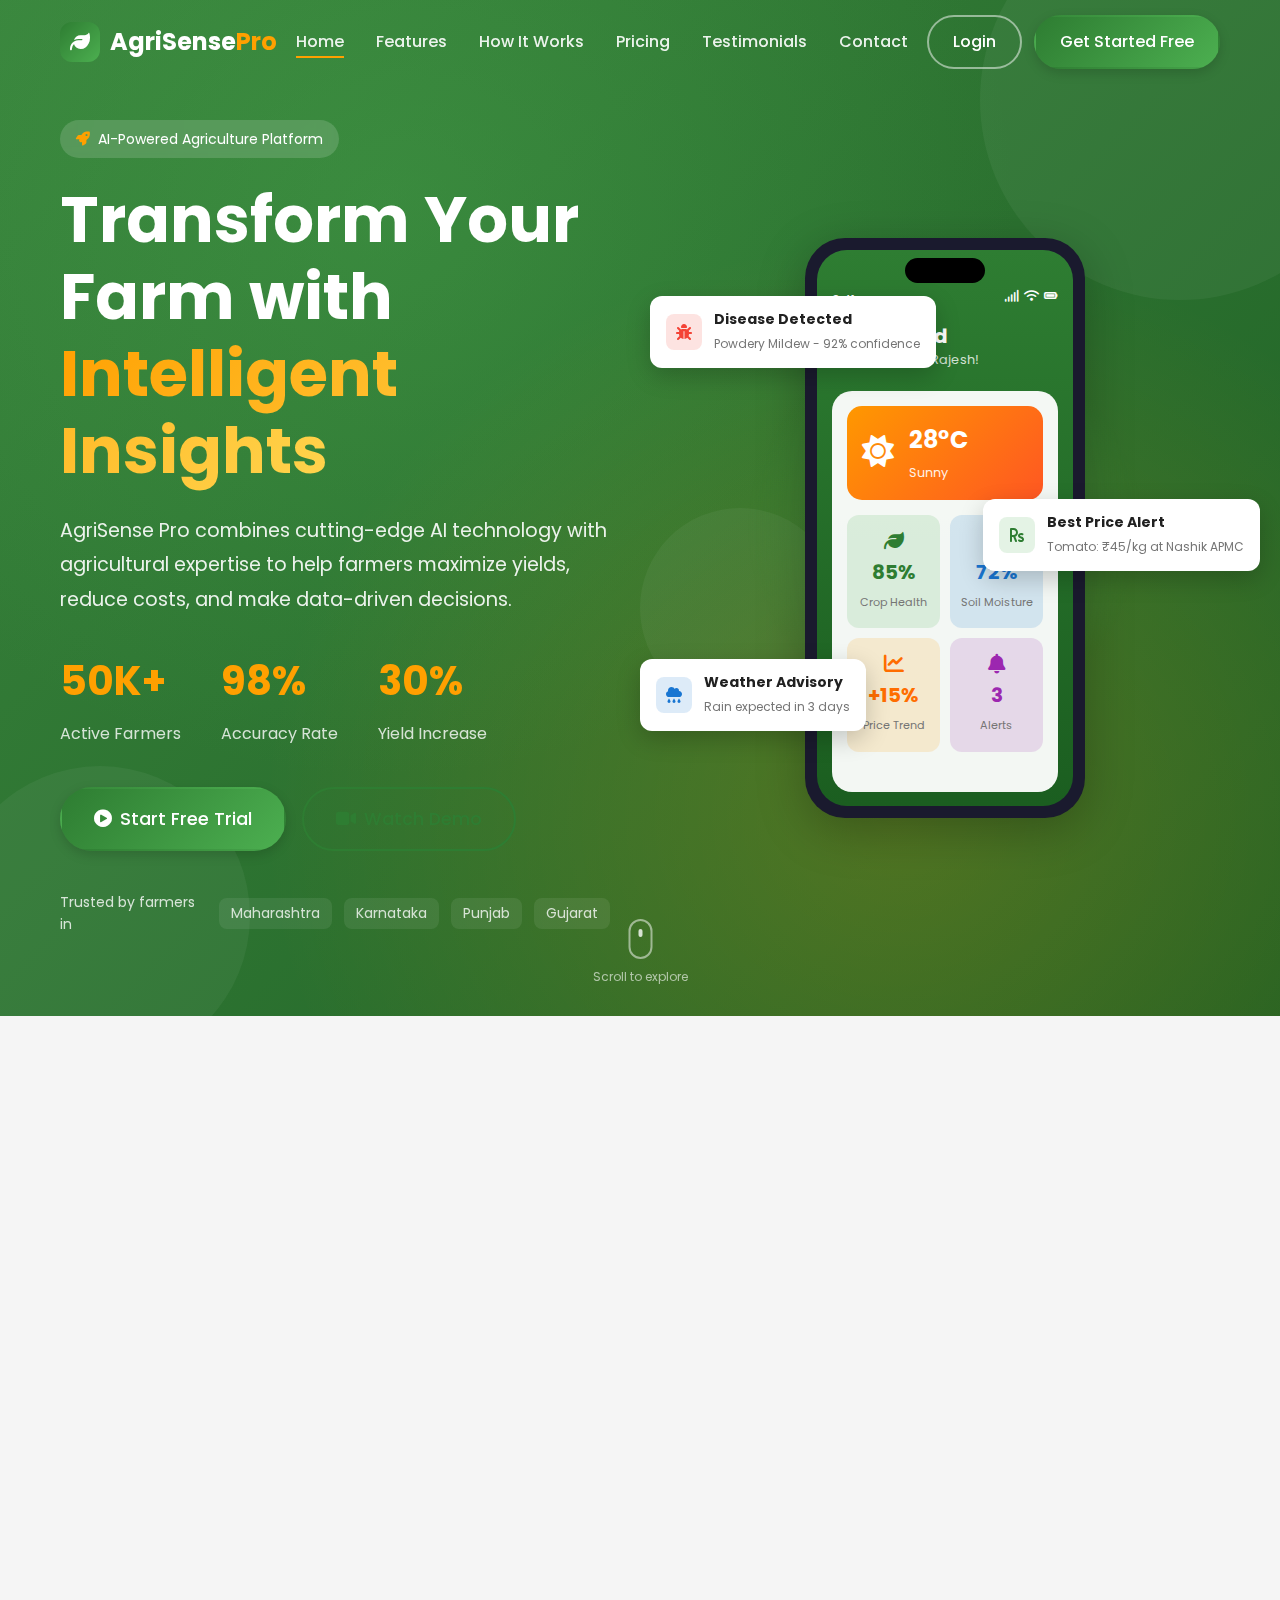
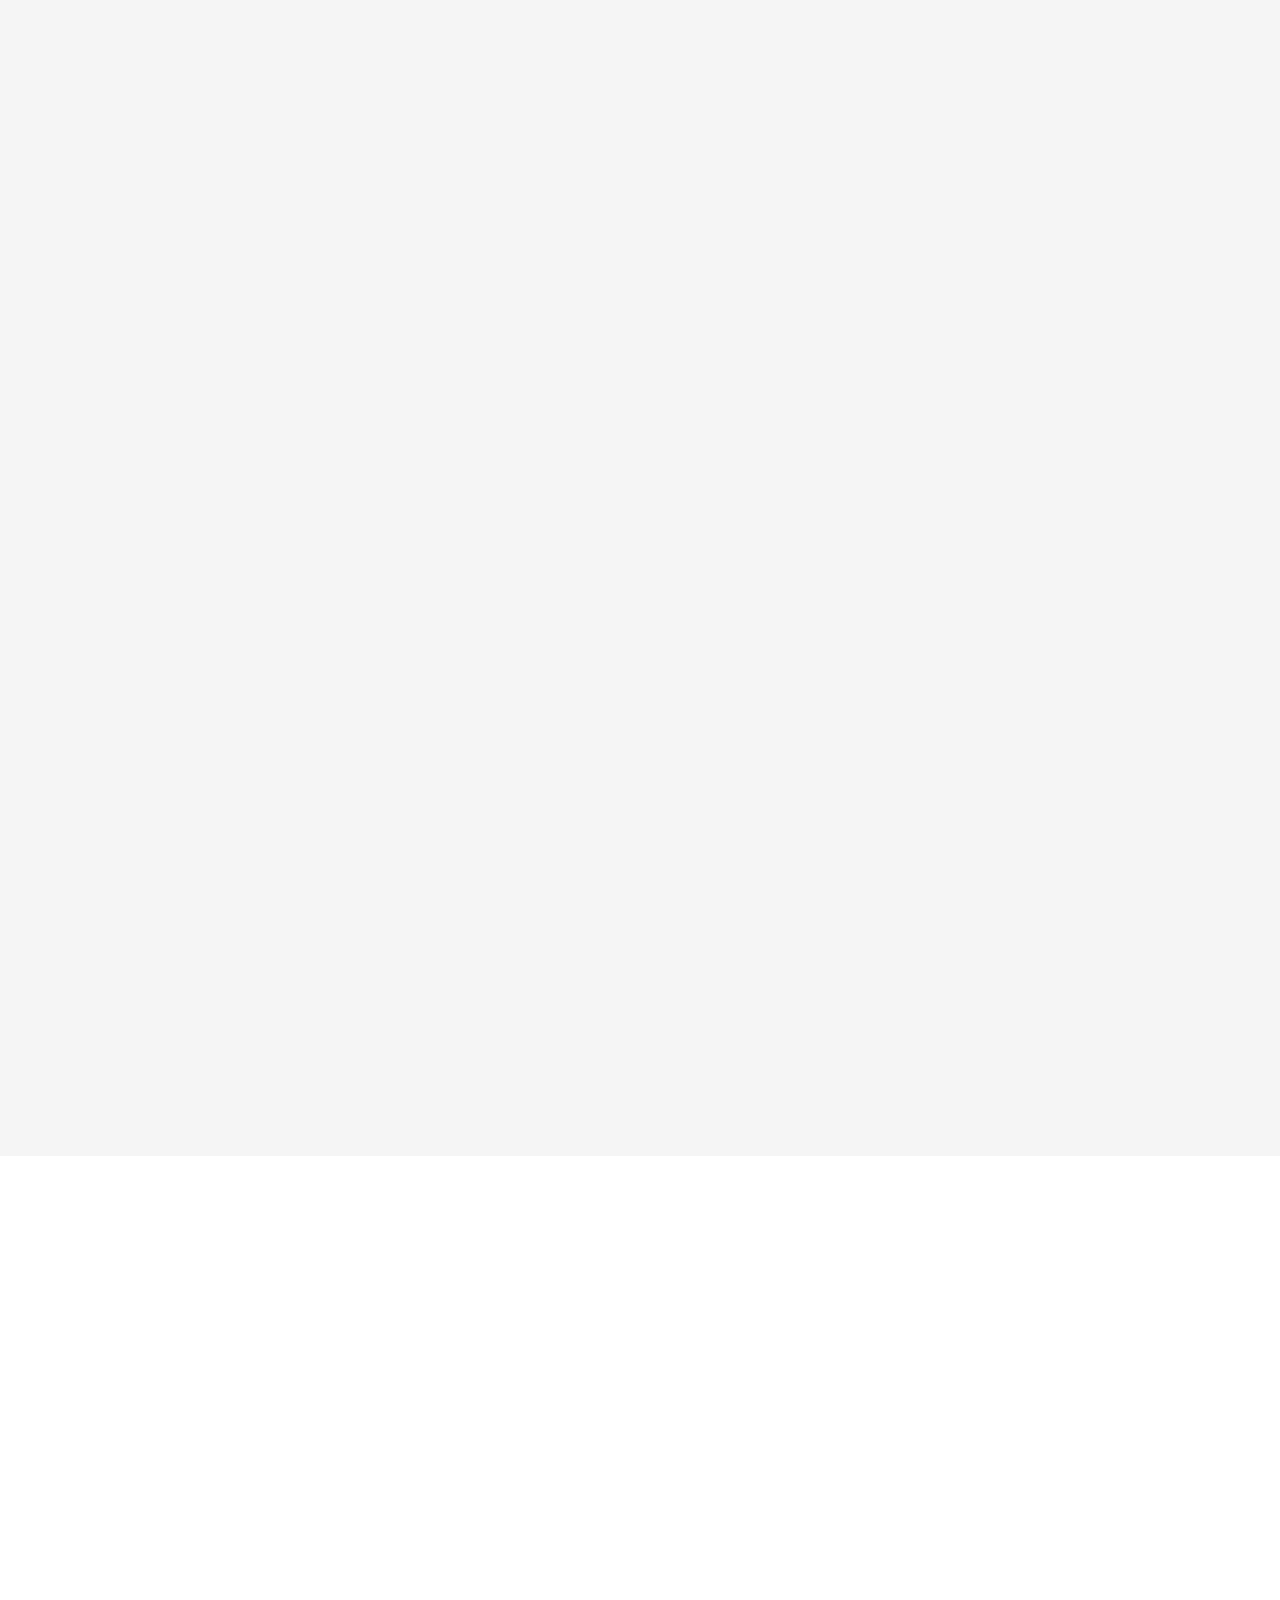
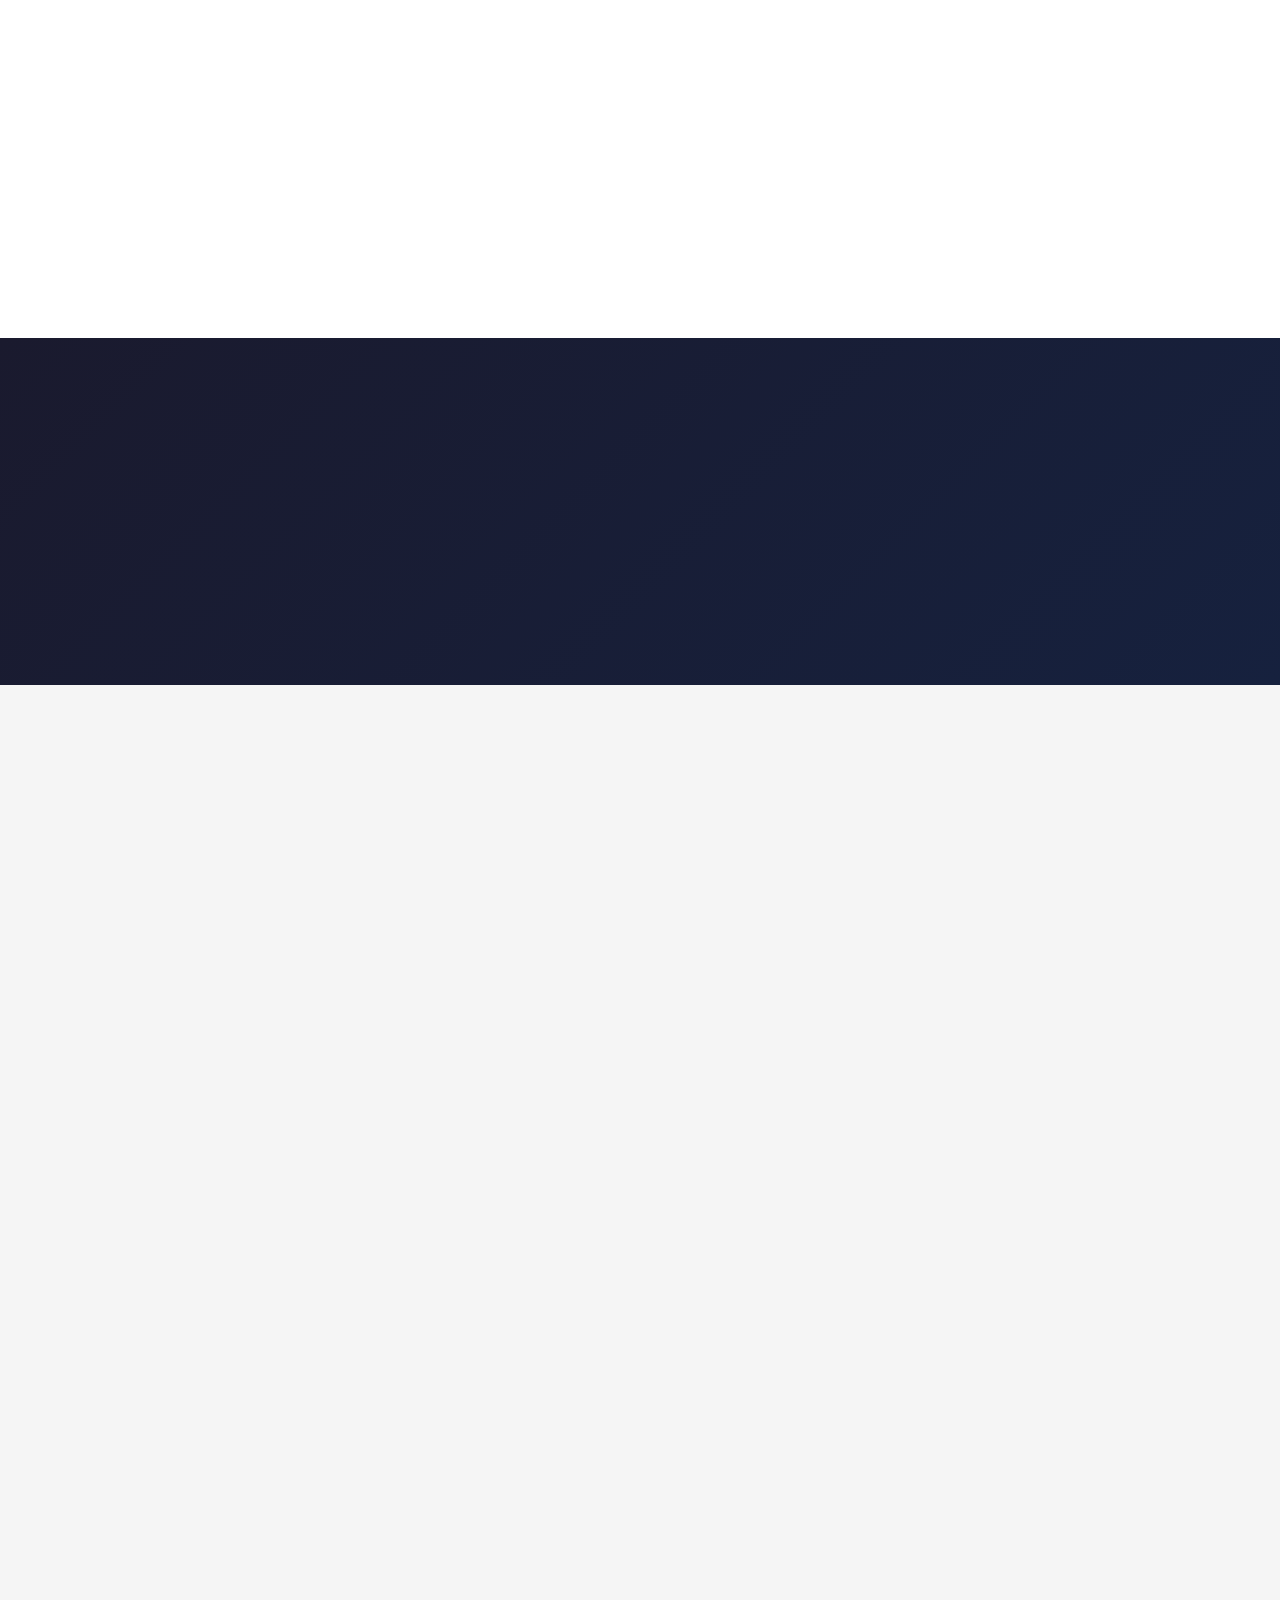
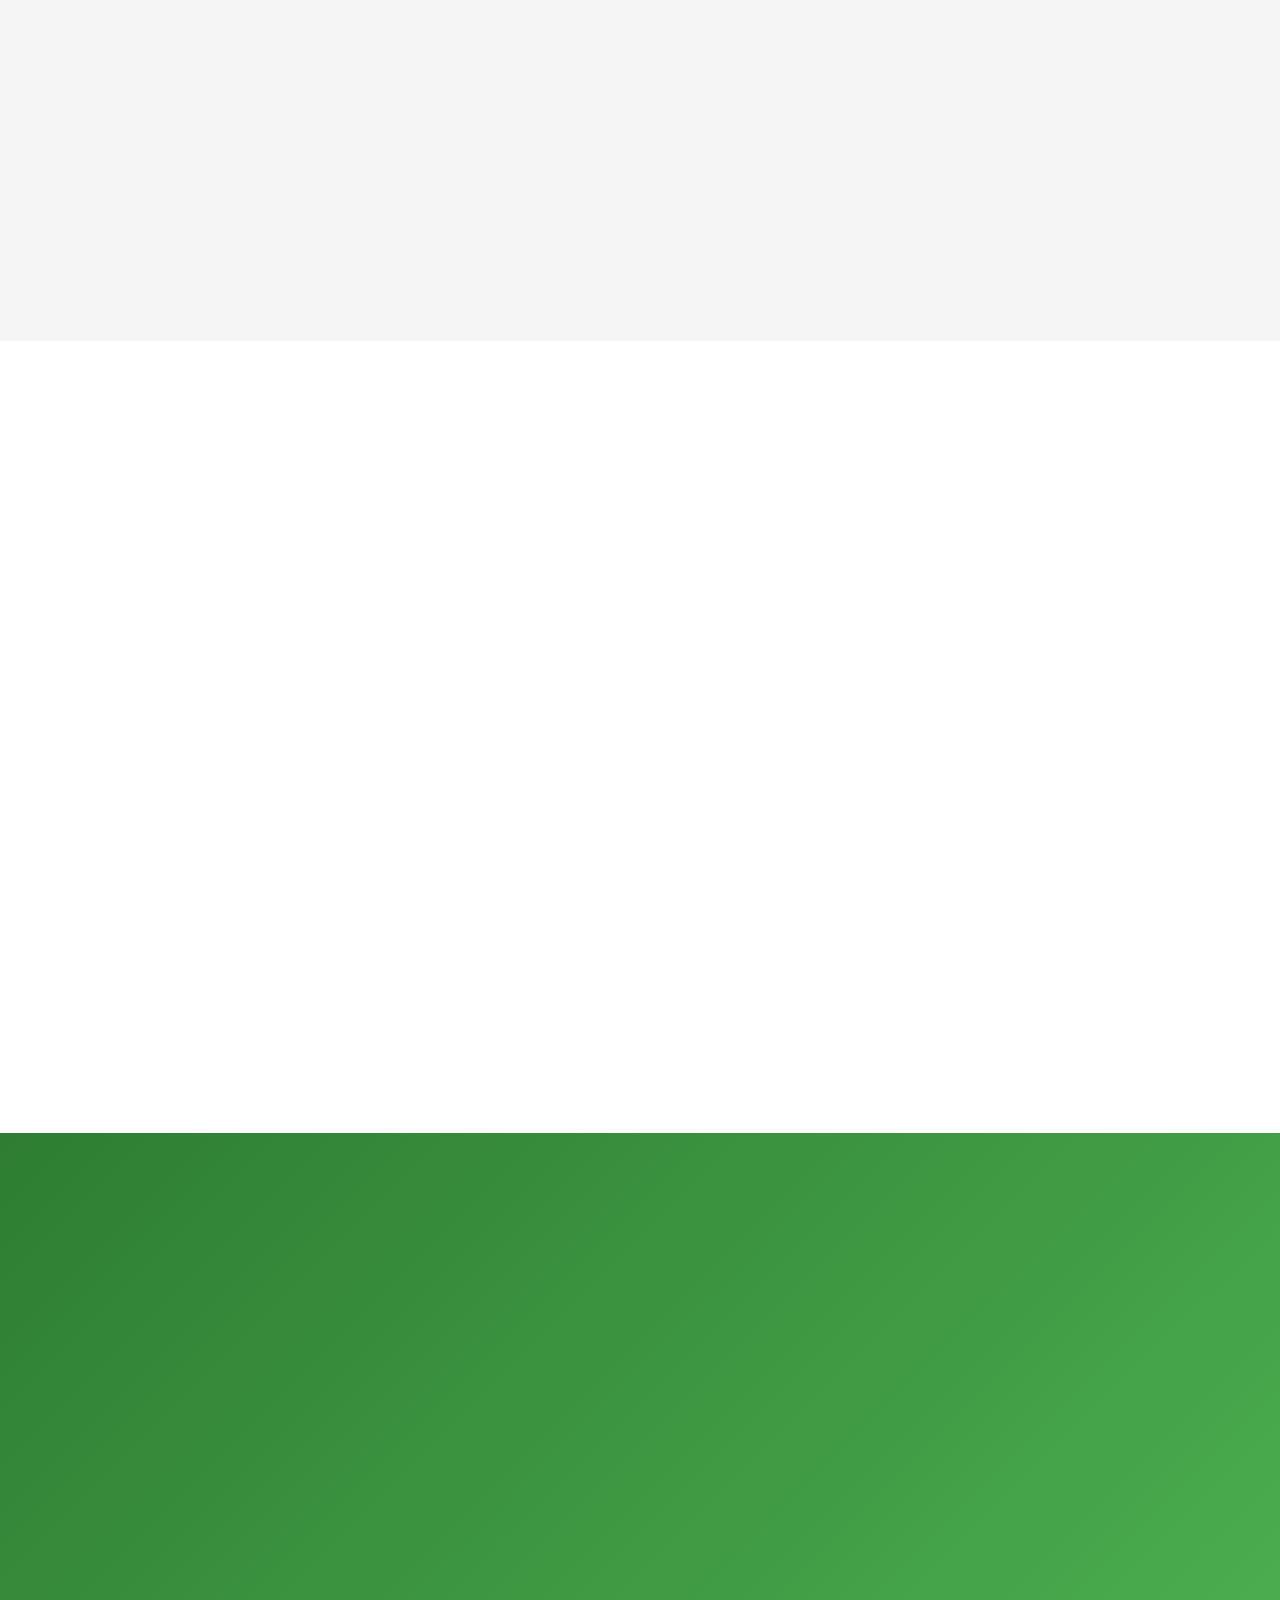
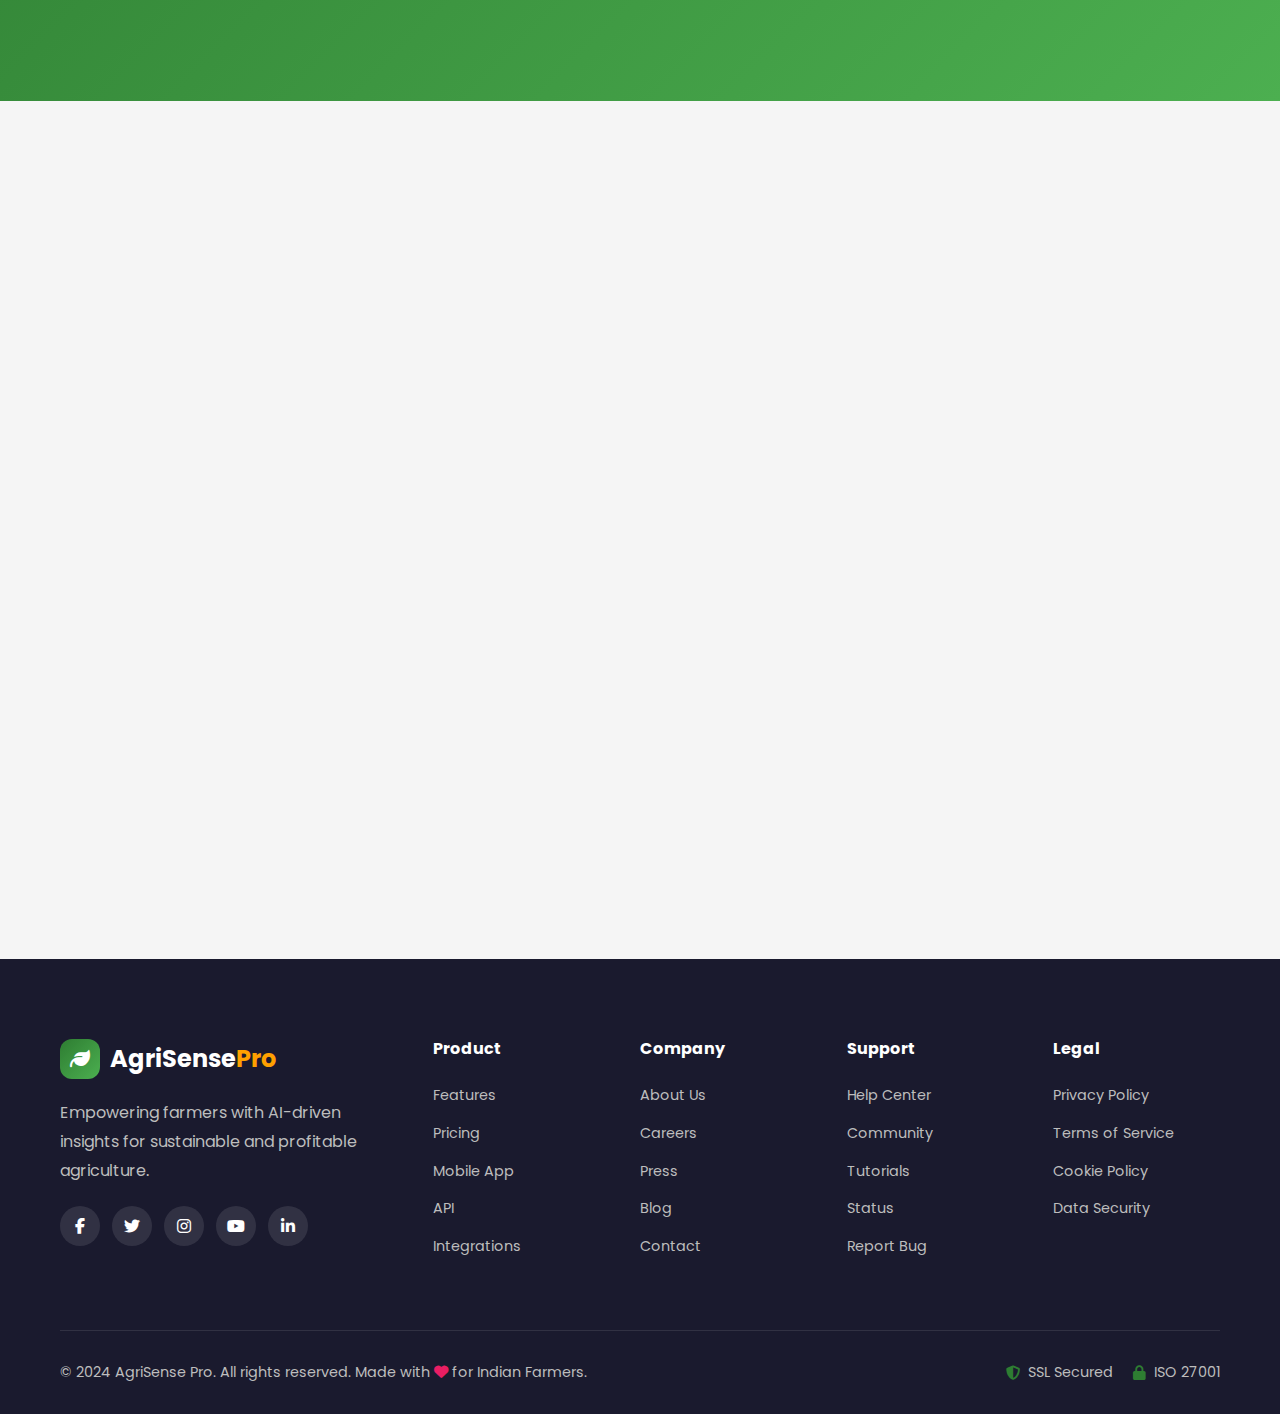
<file: website/index.html>
<!DOCTYPE html>
<html lang="en">
<head>
    <meta charset="UTF-8">
    <meta name="viewport" content="width=device-width, initial-scale=1.0">
    <meta name="description" content="AgriSense Pro - AI-Powered Crop Intelligence & Farmer Profit Engine. Revolutionizing agriculture with cutting-edge technology.">
    <meta name="keywords" content="agriculture, AI, farming, crop management, disease detection, market prices, smart irrigation">
    <meta name="author" content="AgriSense Pro">
    
    <!-- Open Graph / Social Media -->
    <meta property="og:title" content="AgriSense Pro - AI Crop Intelligence">
    <meta property="og:description" content="Transform your farming with AI-powered insights, disease detection, and market intelligence.">
    <meta property="og:type" content="website">
    
    <title>AgriSense Pro - AI Crop Intelligence & Farmer Profit Engine</title>
    
    <!-- Fonts -->
    <link rel="preconnect" href="https://fonts.googleapis.com">
    <link rel="preconnect" href="https://fonts.gstatic.com" crossorigin>
    <link href="https://fonts.googleapis.com/css2?family=Poppins:wght@300;400;500;600;700;800&family=Inter:wght@400;500;600&display=swap" rel="stylesheet">
    
    <!-- Icons -->
    <link rel="stylesheet" href="https://cdnjs.cloudflare.com/ajax/libs/font-awesome/6.4.0/css/all.min.css">
    
    <!-- AOS Animation Library -->
    <link href="https://unpkg.com/aos@2.3.1/dist/aos.css" rel="stylesheet">
    
    <link rel="stylesheet" href="css/style.css">
</head>
<body>
    <!-- Navbar -->
    <nav class="navbar" id="navbar">
        <div class="container nav-container">
            <a href="#" class="logo">
                <div class="logo-icon">
                    <i class="fas fa-leaf"></i>
                </div>
                <span class="logo-text">AgriSense<span class="pro">Pro</span></span>
            </a>
            
            <ul class="nav-links" id="navLinks">
                <li><a href="#home" class="active">Home</a></li>
                <li><a href="#features">Features</a></li>
                <li><a href="#how-it-works">How It Works</a></li>
                <li><a href="#pricing">Pricing</a></li>
                <li><a href="#testimonials">Testimonials</a></li>
                <li><a href="#contact">Contact</a></li>
            </ul>
            
            <div class="nav-actions">
                <a href="#" class="btn btn-outline">Login</a>
                <a href="#" class="btn btn-primary">Get Started Free</a>
            </div>
            
            <button class="mobile-menu-btn" id="mobileMenuBtn">
                <span></span>
                <span></span>
                <span></span>
            </button>
        </div>
    </nav>

    <!-- Hero Section -->
    <section class="hero" id="home">
        <div class="hero-bg">
            <div class="hero-gradient"></div>
            <div class="floating-shapes">
                <div class="shape shape-1"></div>
                <div class="shape shape-2"></div>
                <div class="shape shape-3"></div>
            </div>
        </div>
        
        <div class="container hero-content">
            <div class="hero-text" data-aos="fade-right" data-aos-duration="1000">
                <div class="badge">
                    <i class="fas fa-rocket"></i>
                    <span>AI-Powered Agriculture Platform</span>
                </div>
                
                <h1>
                    Transform Your Farm with
                    <span class="gradient-text">Intelligent Insights</span>
                </h1>
                
                <p class="hero-description">
                    AgriSense Pro combines cutting-edge AI technology with agricultural expertise 
                    to help farmers maximize yields, reduce costs, and make data-driven decisions.
                </p>
                
                <div class="hero-stats">
                    <div class="stat">
                        <div class="stat-number">50K+</div>
                        <div class="stat-label">Active Farmers</div>
                    </div>
                    <div class="stat">
                        <div class="stat-number">98%</div>
                        <div class="stat-label">Accuracy Rate</div>
                    </div>
                    <div class="stat">
                        <div class="stat-number">30%</div>
                        <div class="stat-label">Yield Increase</div>
                    </div>
                </div>
                
                <div class="hero-cta">
                    <a href="#" class="btn btn-primary btn-lg">
                        <i class="fas fa-play-circle"></i>
                        Start Free Trial
                    </a>
                    <a href="#" class="btn btn-outline btn-lg">
                        <i class="fas fa-video"></i>
                        Watch Demo
                    </a>
                </div>
                
                <div class="trust-badges">
                    <span>Trusted by farmers in</span>
                    <div class="badge-logos">
                        <span>Maharashtra</span>
                        <span>Karnataka</span>
                        <span>Punjab</span>
                        <span>Gujarat</span>
                    </div>
                </div>
            </div>
            
            <div class="hero-visual" data-aos="fade-left" data-aos-duration="1000" data-aos-delay="200">
                <div class="phone-mockup">
                    <div class="phone-frame">
                        <div class="phone-screen">
                            <div class="app-header">
                                <div class="status-bar">
                                    <span>9:41</span>
                                    <div class="status-icons">
                                        <i class="fas fa-signal"></i>
                                        <i class="fas fa-wifi"></i>
                                        <i class="fas fa-battery-full"></i>
                                    </div>
                                </div>
                                <div class="app-title">
                                    <h3>Dashboard</h3>
                                    <p>Good Morning, Rajesh!</p>
                                </div>
                            </div>
                            <div class="app-content">
                                <div class="weather-card">
                                    <div class="weather-icon">
                                        <i class="fas fa-sun"></i>
                                    </div>
                                    <div class="weather-info">
                                        <span class="temp">28°C</span>
                                        <span class="condition">Sunny</span>
                                    </div>
                                </div>
                                <div class="stats-grid">
                                    <div class="mini-stat green">
                                        <i class="fas fa-leaf"></i>
                                        <span>85%</span>
                                        <small>Crop Health</small>
                                    </div>
                                    <div class="mini-stat blue">
                                        <i class="fas fa-tint"></i>
                                        <span>72%</span>
                                        <small>Soil Moisture</small>
                                    </div>
                                    <div class="mini-stat orange">
                                        <i class="fas fa-chart-line"></i>
                                        <span>+15%</span>
                                        <small>Price Trend</small>
                                    </div>
                                    <div class="mini-stat purple">
                                        <i class="fas fa-bell"></i>
                                        <span>3</span>
                                        <small>Alerts</small>
                                    </div>
                                </div>
                            </div>
                        </div>
                    </div>
                    <div class="phone-glow"></div>
                </div>
                
                <div class="floating-cards">
                    <div class="float-card card-1" data-aos="fade-up" data-aos-delay="400">
                        <i class="fas fa-bug"></i>
                        <div>
                            <strong>Disease Detected</strong>
                            <small>Powdery Mildew - 92% confidence</small>
                        </div>
                    </div>
                    <div class="float-card card-2" data-aos="fade-up" data-aos-delay="600">
                        <i class="fas fa-rupee-sign"></i>
                        <div>
                            <strong>Best Price Alert</strong>
                            <small>Tomato: ₹45/kg at Nashik APMC</small>
                        </div>
                    </div>
                    <div class="float-card card-3" data-aos="fade-up" data-aos-delay="800">
                        <i class="fas fa-cloud-rain"></i>
                        <div>
                            <strong>Weather Advisory</strong>
                            <small>Rain expected in 3 days</small>
                        </div>
                    </div>
                </div>
            </div>
        </div>
        
        <div class="scroll-indicator">
            <div class="mouse">
                <div class="wheel"></div>
            </div>
            <span>Scroll to explore</span>
        </div>
    </section>

    <!-- Features Section -->
    <section class="features" id="features">
        <div class="container">
            <div class="section-header" data-aos="fade-up">
                <span class="section-badge">Powerful Features</span>
                <h2>Everything You Need to <span class="gradient-text">Grow Smarter</span></h2>
                <p>Comprehensive tools designed specifically for modern farmers</p>
            </div>
            
            <div class="features-grid">
                <!-- Feature 1 -->
                <div class="feature-card" data-aos="fade-up" data-aos-delay="100">
                    <div class="feature-icon">
                        <i class="fas fa-microscope"></i>
                        <div class="icon-glow"></div>
                    </div>
                    <h3>AI Disease Detection</h3>
                    <p>Instantly identify crop diseases with 98% accuracy using your smartphone camera. Get treatment recommendations in seconds.</p>
                    <ul class="feature-list">
                        <li><i class="fas fa-check"></i> Scan any crop leaf</li>
                        <li><i class="fas fa-check"></i> 100+ diseases database</li>
                        <li><i class="fas fa-check"></i> Organic & chemical treatments</li>
                    </ul>
                    <a href="#" class="feature-link">Learn More <i class="fas fa-arrow-right"></i></a>
                </div>
                
                <!-- Feature 2 -->
                <div class="feature-card featured" data-aos="fade-up" data-aos-delay="200">
                    <div class="feature-badge">Most Popular</div>
                    <div class="feature-icon">
                        <i class="fas fa-chart-line"></i>
                        <div class="icon-glow"></div>
                    </div>
                    <h3>Price Intelligence</h3>
                    <p>Real-time market prices from 500+ mandis. AI-powered predictions help you sell at the best time for maximum profit.</p>
                    <ul class="feature-list">
                        <li><i class="fas fa-check"></i> Live mandi prices</li>
                        <li><i class="fas fa-check"></i> 30-day price forecast</li>
                        <li><i class="fas fa-check"></i> Best selling time alerts</li>
                    </ul>
                    <a href="#" class="feature-link">Learn More <i class="fas fa-arrow-right"></i></a>
                </div>
                
                <!-- Feature 3 -->
                <div class="feature-card" data-aos="fade-up" data-aos-delay="300">
                    <div class="feature-icon">
                        <i class="fas fa-cloud-sun-rain"></i>
                        <div class="icon-glow"></div>
                    </div>
                    <h3>Weather Intelligence</h3>
                    <p>Hyper-local weather forecasts with farming-specific advisories. Know exactly when to plant, irrigate, and harvest.</p>
                    <ul class="feature-list">
                        <li><i class="fas fa-check"></i> 14-day accurate forecast</li>
                        <li><i class="fas fa-check"></i> Farming advisories</li>
                        <li><i class="fas fa-check"></i> Extreme weather alerts</li>
                    </ul>
                    <a href="#" class="feature-link">Learn More <i class="fas fa-arrow-right"></i></a>
                </div>
                
                <!-- Feature 4 -->
                <div class="feature-card" data-aos="fade-up" data-aos-delay="400">
                    <div class="feature-icon">
                        <i class="fas fa-seedling"></i>
                        <div class="icon-glow"></div>
                    </div>
                    <h3>Crop Recommendations</h3>
                    <p>AI analyzes your soil, climate, and market conditions to recommend the most profitable crops for your farm.</p>
                    <ul class="feature-list">
                        <li><i class="fas fa-check"></i> Soil-based matching</li>
                        <li><i class="fas fa-check"></i> Profit projections</li>
                        <li><i class="fas fa-check"></i> Risk assessment</li>
                    </ul>
                    <a href="#" class="feature-link">Learn More <i class="fas fa-arrow-right"></i></a>
                </div>
                
                <!-- Feature 5 -->
                <div class="feature-card" data-aos="fade-up" data-aos-delay="500">
                    <div class="feature-icon">
                        <i class="fas fa-store"></i>
                        <div class="icon-glow"></div>
                    </div>
                    <h3>Farmer Marketplace</h3>
                    <p>Connect directly with buyers. List your produce, receive bids, and eliminate middlemen for better prices.</p>
                    <ul class="feature-list">
                        <li><i class="fas fa-check"></i> Direct buyer connection</li>
                        <li><i class="fas fa-check"></i> Secure transactions</li>
                        <li><i class="fas fa-check"></i> Delivery support</li>
                    </ul>
                    <a href="#" class="feature-link">Learn More <i class="fas fa-arrow-right"></i></a>
                </div>
                
                <!-- Feature 6 -->
                <div class="feature-card" data-aos="fade-up" data-aos-delay="600">
                    <div class="feature-icon">
                        <i class="fas fa-tint"></i>
                        <div class="icon-glow"></div>
                    </div>
                    <h3>Smart Irrigation</h3>
                    <p>Optimize water usage with AI-powered irrigation scheduling. Save up to 40% water while improving crop health.</p>
                    <ul class="feature-list">
                        <li><i class="fas fa-check"></i> Automated scheduling</li>
                        <li><i class="fas fa-check"></i> Soil moisture tracking</li>
                        <li><i class="fas fa-check"></i> Weather-aware</li>
                    </ul>
                    <a href="#" class="feature-link">Learn More <i class="fas fa-arrow-right"></i></a>
                </div>
            </div>
            
            <!-- Additional Features Banner -->
            <div class="more-features" data-aos="fade-up">
                <div class="more-features-content">
                    <h3>Plus Many More Features</h3>
                    <div class="feature-tags">
                        <span><i class="fas fa-robot"></i> Voice AI Assistant</span>
                        <span><i class="fas fa-leaf"></i> Carbon Tracking</span>
                        <span><i class="fas fa-wallet"></i> Finance Manager</span>
                        <span><i class="fas fa-graduation-cap"></i> Learning Hub</span>
                        <span><i class="fas fa-cube"></i> Digital Twin</span>
                        <span><i class="fas fa-bell"></i> Smart Alerts</span>
                    </div>
                </div>
            </div>
        </div>
    </section>

    <!-- How It Works Section -->
    <section class="how-it-works" id="how-it-works">
        <div class="container">
            <div class="section-header" data-aos="fade-up">
                <span class="section-badge">Simple Process</span>
                <h2>Start in <span class="gradient-text">3 Easy Steps</span></h2>
                <p>Get up and running in minutes, not days</p>
            </div>
            
            <div class="steps-container">
                <div class="step" data-aos="fade-up" data-aos-delay="100">
                    <div class="step-number">01</div>
                    <div class="step-icon">
                        <i class="fas fa-mobile-alt"></i>
                    </div>
                    <h3>Download the App</h3>
                    <p>Get AgriSense Pro from the Play Store or App Store. Create your free account in seconds.</p>
                </div>
                
                <div class="step-connector" data-aos="fade-up" data-aos-delay="150">
                    <div class="connector-line"></div>
                    <div class="connector-dot"></div>
                </div>
                
                <div class="step" data-aos="fade-up" data-aos-delay="200">
                    <div class="step-number">02</div>
                    <div class="step-icon">
                        <i class="fas fa-map-marked-alt"></i>
                    </div>
                    <h3>Add Your Farm</h3>
                    <p>Register your farm details including location, size, and current crops. Takes less than 2 minutes.</p>
                </div>
                
                <div class="step-connector" data-aos="fade-up" data-aos-delay="250">
                    <div class="connector-line"></div>
                    <div class="connector-dot"></div>
                </div>
                
                <div class="step" data-aos="fade-up" data-aos-delay="300">
                    <div class="step-number">03</div>
                    <div class="step-icon">
                        <i class="fas fa-chart-pie"></i>
                    </div>
                    <h3>Get Insights</h3>
                    <p>Start receiving personalized recommendations, alerts, and market intelligence instantly.</p>
                </div>
            </div>
        </div>
    </section>

    <!-- Stats Section -->
    <section class="stats-section">
        <div class="container">
            <div class="stats-grid-large" data-aos="fade-up">
                <div class="stat-item">
                    <div class="stat-icon"><i class="fas fa-users"></i></div>
                    <div class="stat-value" data-target="50000">0</div>
                    <div class="stat-plus">+</div>
                    <div class="stat-label">Active Farmers</div>
                </div>
                <div class="stat-item">
                    <div class="stat-icon"><i class="fas fa-map"></i></div>
                    <div class="stat-value" data-target="500">0</div>
                    <div class="stat-plus">+</div>
                    <div class="stat-label">Markets Covered</div>
                </div>
                <div class="stat-item">
                    <div class="stat-icon"><i class="fas fa-camera"></i></div>
                    <div class="stat-value" data-target="1000000">0</div>
                    <div class="stat-plus">+</div>
                    <div class="stat-label">Disease Scans</div>
                </div>
                <div class="stat-item">
                    <div class="stat-icon"><i class="fas fa-rupee-sign"></i></div>
                    <div class="stat-value" data-target="500">0</div>
                    <div class="stat-plus">Cr+</div>
                    <div class="stat-label">Farmer Earnings</div>
                </div>
            </div>
        </div>
    </section>

    <!-- Pricing Section -->
    <section class="pricing" id="pricing">
        <div class="container">
            <div class="section-header" data-aos="fade-up">
                <span class="section-badge">Flexible Plans</span>
                <h2>Choose Your <span class="gradient-text">Perfect Plan</span></h2>
                <p>Start free and upgrade as you grow</p>
            </div>
            
            <div class="pricing-toggle" data-aos="fade-up">
                <span class="active">Monthly</span>
                <label class="toggle">
                    <input type="checkbox" id="pricingToggle">
                    <span class="slider"></span>
                </label>
                <span>Yearly <span class="save-badge">Save 20%</span></span>
            </div>
            
            <div class="pricing-grid">
                <!-- Free Plan -->
                <div class="pricing-card" data-aos="fade-up" data-aos-delay="100">
                    <div class="plan-header">
                        <h3>Free</h3>
                        <p>Perfect for getting started</p>
                    </div>
                    <div class="plan-price">
                        <span class="currency">₹</span>
                        <span class="amount">0</span>
                        <span class="period">/month</span>
                    </div>
                    <ul class="plan-features">
                        <li><i class="fas fa-check"></i> 5 Disease scans/month</li>
                        <li><i class="fas fa-check"></i> Basic weather alerts</li>
                        <li><i class="fas fa-check"></i> Market prices (3 markets)</li>
                        <li><i class="fas fa-check"></i> 1 Farm profile</li>
                        <li class="disabled"><i class="fas fa-times"></i> Price predictions</li>
                        <li class="disabled"><i class="fas fa-times"></i> Marketplace access</li>
                    </ul>
                    <a href="#" class="btn btn-outline btn-block">Get Started Free</a>
                </div>
                
                <!-- Pro Plan -->
                <div class="pricing-card featured" data-aos="fade-up" data-aos-delay="200">
                    <div class="popular-badge">Most Popular</div>
                    <div class="plan-header">
                        <h3>Pro</h3>
                        <p>For serious farmers</p>
                    </div>
                    <div class="plan-price">
                        <span class="currency">₹</span>
                        <span class="amount monthly-price">299</span>
                        <span class="amount yearly-price" style="display:none">239</span>
                        <span class="period">/month</span>
                    </div>
                    <ul class="plan-features">
                        <li><i class="fas fa-check"></i> Unlimited disease scans</li>
                        <li><i class="fas fa-check"></i> Advanced weather intelligence</li>
                        <li><i class="fas fa-check"></i> All market prices</li>
                        <li><i class="fas fa-check"></i> 5 Farm profiles</li>
                        <li><i class="fas fa-check"></i> AI price predictions</li>
                        <li><i class="fas fa-check"></i> Marketplace access</li>
                        <li><i class="fas fa-check"></i> Smart irrigation</li>
                        <li><i class="fas fa-check"></i> Priority support</li>
                    </ul>
                    <a href="#" class="btn btn-primary btn-block">Start 14-Day Trial</a>
                </div>
                
                <!-- Enterprise Plan -->
                <div class="pricing-card" data-aos="fade-up" data-aos-delay="300">
                    <div class="plan-header">
                        <h3>Enterprise</h3>
                        <p>For large farms & cooperatives</p>
                    </div>
                    <div class="plan-price">
                        <span class="custom-price">Custom</span>
                    </div>
                    <ul class="plan-features">
                        <li><i class="fas fa-check"></i> Everything in Pro</li>
                        <li><i class="fas fa-check"></i> Unlimited farms</li>
                        <li><i class="fas fa-check"></i> API access</li>
                        <li><i class="fas fa-check"></i> Custom integrations</li>
                        <li><i class="fas fa-check"></i> Dedicated support</li>
                        <li><i class="fas fa-check"></i> Training & onboarding</li>
                        <li><i class="fas fa-check"></i> SLA guarantee</li>
                    </ul>
                    <a href="#" class="btn btn-outline btn-block">Contact Sales</a>
                </div>
            </div>
        </div>
    </section>

    <!-- Testimonials Section -->
    <section class="testimonials" id="testimonials">
        <div class="container">
            <div class="section-header" data-aos="fade-up">
                <span class="section-badge">Success Stories</span>
                <h2>What Farmers <span class="gradient-text">Say About Us</span></h2>
                <p>Real stories from real farmers across India</p>
            </div>
            
            <div class="testimonials-slider" data-aos="fade-up">
                <div class="testimonial-card">
                    <div class="quote-icon"><i class="fas fa-quote-left"></i></div>
                    <p class="testimonial-text">
                        "AgriSense Pro helped me detect a fungal infection early. Without it, I would have lost 40% of my grape harvest. The disease scanner is incredibly accurate!"
                    </p>
                    <div class="testimonial-author">
                        <div class="author-avatar">
                            <i class="fas fa-user"></i>
                        </div>
                        <div class="author-info">
                            <h4>Rajesh Patil</h4>
                            <p>Grape Farmer, Nashik</p>
                        </div>
                    </div>
                    <div class="testimonial-stats">
                        <span><i class="fas fa-seedling"></i> 15 Acres</span>
                        <span><i class="fas fa-chart-line"></i> 35% Yield Increase</span>
                    </div>
                </div>
                
                <div class="testimonial-card">
                    <div class="quote-icon"><i class="fas fa-quote-left"></i></div>
                    <p class="testimonial-text">
                        "The price prediction feature is a game-changer. I sold my onions at the perfect time and earned ₹2 lakhs more than usual. Best investment I've made!"
                    </p>
                    <div class="testimonial-author">
                        <div class="author-avatar">
                            <i class="fas fa-user"></i>
                        </div>
                        <div class="author-info">
                            <h4>Suresh Kumar</h4>
                            <p>Onion Farmer, Pune</p>
                        </div>
                    </div>
                    <div class="testimonial-stats">
                        <span><i class="fas fa-seedling"></i> 25 Acres</span>
                        <span><i class="fas fa-rupee-sign"></i> ₹2L Extra Profit</span>
                    </div>
                </div>
                
                <div class="testimonial-card">
                    <div class="quote-icon"><i class="fas fa-quote-left"></i></div>
                    <p class="testimonial-text">
                        "As a woman farmer, having all information in my local language is invaluable. The voice assistant understands Marathi perfectly. Technology finally for us!"
                    </p>
                    <div class="testimonial-author">
                        <div class="author-avatar">
                            <i class="fas fa-user"></i>
                        </div>
                        <div class="author-info">
                            <h4>Savita Jadhav</h4>
                            <p>Mixed Crop Farmer, Kolhapur</p>
                        </div>
                    </div>
                    <div class="testimonial-stats">
                        <span><i class="fas fa-seedling"></i> 8 Acres</span>
                        <span><i class="fas fa-heart"></i> 5-Star Rating</span>
                    </div>
                </div>
            </div>
        </div>
    </section>

    <!-- CTA Section -->
    <section class="cta-section">
        <div class="container">
            <div class="cta-content" data-aos="fade-up">
                <h2>Ready to Transform Your Farming?</h2>
                <p>Join 50,000+ farmers already using AgriSense Pro to increase their yields and profits.</p>
                <div class="cta-buttons">
                    <a href="#" class="btn btn-white btn-lg">
                        <i class="fab fa-google-play"></i>
                        Download for Android
                    </a>
                    <a href="#" class="btn btn-outline-white btn-lg">
                        <i class="fab fa-apple"></i>
                        Download for iOS
                    </a>
                </div>
                <p class="cta-note">Free to start • No credit card required</p>
            </div>
        </div>
    </section>

    <!-- Contact Section -->
    <section class="contact" id="contact">
        <div class="container">
            <div class="contact-grid">
                <div class="contact-info" data-aos="fade-right">
                    <span class="section-badge">Get In Touch</span>
                    <h2>Have Questions? <span class="gradient-text">We're Here to Help</span></h2>
                    <p>Our agricultural experts and support team are available to assist you.</p>
                    
                    <div class="contact-methods">
                        <div class="contact-method">
                            <div class="method-icon">
                                <i class="fas fa-phone"></i>
                            </div>
                            <div class="method-info">
                                <h4>Call Us</h4>
                                <p>+91 1800-XXX-XXXX (Toll Free)</p>
                                <span>Mon-Sat, 9AM-6PM</span>
                            </div>
                        </div>
                        
                        <div class="contact-method">
                            <div class="method-icon">
                                <i class="fas fa-envelope"></i>
                            </div>
                            <div class="method-info">
                                <h4>Email Us</h4>
                                <p>support@agrisensepro.com</p>
                                <span>We reply within 24 hours</span>
                            </div>
                        </div>
                        
                        <div class="contact-method">
                            <div class="method-icon">
                                <i class="fab fa-whatsapp"></i>
                            </div>
                            <div class="method-info">
                                <h4>WhatsApp</h4>
                                <p>+91 98XXX-XXXXX</p>
                                <span>Quick responses</span>
                            </div>
                        </div>
                    </div>
                </div>
                
                <div class="contact-form-container" data-aos="fade-left">
                    <form class="contact-form" id="contactForm">
                        <div class="form-group">
                            <label for="name">Full Name</label>
                            <input type="text" id="name" name="name" placeholder="Your name" required>
                        </div>
                        
                        <div class="form-row">
                            <div class="form-group">
                                <label for="email">Email</label>
                                <input type="email" id="email" name="email" placeholder="your@email.com" required>
                            </div>
                            <div class="form-group">
                                <label for="phone">Phone</label>
                                <input type="tel" id="phone" name="phone" placeholder="+91 XXXXX XXXXX">
                            </div>
                        </div>
                        
                        <div class="form-group">
                            <label for="subject">Subject</label>
                            <select id="subject" name="subject">
                                <option value="">Select a topic</option>
                                <option value="general">General Inquiry</option>
                                <option value="support">Technical Support</option>
                                <option value="pricing">Pricing Questions</option>
                                <option value="partnership">Partnership</option>
                                <option value="feedback">Feedback</option>
                            </select>
                        </div>
                        
                        <div class="form-group">
                            <label for="message">Message</label>
                            <textarea id="message" name="message" rows="4" placeholder="How can we help you?" required></textarea>
                        </div>
                        
                        <button type="submit" class="btn btn-primary btn-block">
                            <i class="fas fa-paper-plane"></i>
                            Send Message
                        </button>
                    </form>
                </div>
            </div>
        </div>
    </section>

    <!-- Footer -->
    <footer class="footer">
        <div class="container">
            <div class="footer-grid">
                <div class="footer-brand">
                    <a href="#" class="logo">
                        <div class="logo-icon">
                            <i class="fas fa-leaf"></i>
                        </div>
                        <span class="logo-text">AgriSense<span class="pro">Pro</span></span>
                    </a>
                    <p>Empowering farmers with AI-driven insights for sustainable and profitable agriculture.</p>
                    <div class="social-links">
                        <a href="#"><i class="fab fa-facebook-f"></i></a>
                        <a href="#"><i class="fab fa-twitter"></i></a>
                        <a href="#"><i class="fab fa-instagram"></i></a>
                        <a href="#"><i class="fab fa-youtube"></i></a>
                        <a href="#"><i class="fab fa-linkedin-in"></i></a>
                    </div>
                </div>
                
                <div class="footer-links">
                    <h4>Product</h4>
                    <ul>
                        <li><a href="#">Features</a></li>
                        <li><a href="#">Pricing</a></li>
                        <li><a href="#">Mobile App</a></li>
                        <li><a href="#">API</a></li>
                        <li><a href="#">Integrations</a></li>
                    </ul>
                </div>
                
                <div class="footer-links">
                    <h4>Company</h4>
                    <ul>
                        <li><a href="#">About Us</a></li>
                        <li><a href="#">Careers</a></li>
                        <li><a href="#">Press</a></li>
                        <li><a href="#">Blog</a></li>
                        <li><a href="#">Contact</a></li>
                    </ul>
                </div>
                
                <div class="footer-links">
                    <h4>Support</h4>
                    <ul>
                        <li><a href="#">Help Center</a></li>
                        <li><a href="#">Community</a></li>
                        <li><a href="#">Tutorials</a></li>
                        <li><a href="#">Status</a></li>
                        <li><a href="#">Report Bug</a></li>
                    </ul>
                </div>
                
                <div class="footer-links">
                    <h4>Legal</h4>
                    <ul>
                        <li><a href="#">Privacy Policy</a></li>
                        <li><a href="#">Terms of Service</a></li>
                        <li><a href="#">Cookie Policy</a></li>
                        <li><a href="#">Data Security</a></li>
                    </ul>
                </div>
            </div>
            
            <div class="footer-bottom">
                <p>&copy; 2024 AgriSense Pro. All rights reserved. Made with <i class="fas fa-heart"></i> for Indian Farmers.</p>
                <div class="footer-badges">
                    <span><i class="fas fa-shield-alt"></i> SSL Secured</span>
                    <span><i class="fas fa-lock"></i> ISO 27001</span>
                </div>
            </div>
        </div>
    </footer>

    <!-- Scripts -->
    <script src="https://unpkg.com/aos@2.3.1/dist/aos.js"></script>
    <script src="js/main.js"></script>
</body>
</html>
</file>
<file: website/css/style.css>
/* ============================================================================
   AgriSense Pro - Premium Website Styles
   AI Crop Intelligence & Farmer Profit Engine
   ============================================================================ */

/* ============================================================================
   CSS Variables
   ============================================================================ */
:root {
    /* Primary Colors */
    --primary-green: #2E7D32;
    --primary-green-light: #4CAF50;
    --primary-green-dark: #1B5E20;
    
    /* Secondary Colors */
    --accent-gold: #FFA000;
    --accent-orange: #FF6D00;
    --accent-blue: #1976D2;
    
    /* Neutral Colors */
    --dark: #1a1a2e;
    --dark-light: #16213e;
    --gray-900: #212121;
    --gray-800: #424242;
    --gray-600: #757575;
    --gray-400: #BDBDBD;
    --gray-200: #EEEEEE;
    --gray-100: #F5F5F5;
    --white: #FFFFFF;
    
    /* Gradients */
    --gradient-primary: linear-gradient(135deg, #2E7D32 0%, #4CAF50 100%);
    --gradient-gold: linear-gradient(135deg, #FFA000 0%, #FF6D00 100%);
    --gradient-dark: linear-gradient(135deg, #1a1a2e 0%, #16213e 100%);
    --gradient-hero: linear-gradient(135deg, rgba(46, 125, 50, 0.95) 0%, rgba(27, 94, 32, 0.98) 100%);
    
    /* Shadows */
    --shadow-sm: 0 2px 4px rgba(0, 0, 0, 0.1);
    --shadow-md: 0 4px 12px rgba(0, 0, 0, 0.15);
    --shadow-lg: 0 8px 24px rgba(0, 0, 0, 0.2);
    --shadow-xl: 0 12px 48px rgba(0, 0, 0, 0.25);
    --shadow-glow: 0 0 40px rgba(76, 175, 80, 0.3);
    
    /* Typography */
    --font-primary: 'Poppins', sans-serif;
    --font-secondary: 'Inter', sans-serif;
    
    /* Spacing */
    --section-padding: 100px 0;
    --container-padding: 0 20px;
    
    /* Border Radius */
    --radius-sm: 8px;
    --radius-md: 12px;
    --radius-lg: 16px;
    --radius-xl: 24px;
    --radius-full: 9999px;
    
    /* Transitions */
    --transition-fast: 0.2s ease;
    --transition-normal: 0.3s ease;
    --transition-slow: 0.5s ease;
}

/* ============================================================================
   Reset & Base Styles
   ============================================================================ */
*, *::before, *::after {
    margin: 0;
    padding: 0;
    box-sizing: border-box;
}

html {
    scroll-behavior: smooth;
    font-size: 16px;
}

body {
    font-family: var(--font-primary);
    color: var(--gray-800);
    background: var(--white);
    line-height: 1.6;
    overflow-x: hidden;
}

a {
    text-decoration: none;
    color: inherit;
    transition: var(--transition-fast);
}

img {
    max-width: 100%;
    height: auto;
}

ul {
    list-style: none;
}

.container {
    max-width: 1200px;
    margin: 0 auto;
    padding: var(--container-padding);
}

/* ============================================================================
   Typography
   ============================================================================ */
h1, h2, h3, h4, h5, h6 {
    font-weight: 700;
    line-height: 1.2;
    color: var(--gray-900);
}

h1 { font-size: clamp(2.5rem, 5vw, 4rem); }
h2 { font-size: clamp(2rem, 4vw, 3rem); }
h3 { font-size: clamp(1.5rem, 3vw, 1.75rem); }
h4 { font-size: 1.25rem; }

.gradient-text {
    background: var(--gradient-primary);
    -webkit-background-clip: text;
    -webkit-text-fill-color: transparent;
    background-clip: text;
}

/* ============================================================================
   Buttons
   ============================================================================ */
.btn {
    display: inline-flex;
    align-items: center;
    justify-content: center;
    gap: 8px;
    padding: 12px 24px;
    font-family: var(--font-primary);
    font-size: 1rem;
    font-weight: 500;
    border-radius: var(--radius-full);
    border: 2px solid transparent;
    cursor: pointer;
    transition: var(--transition-normal);
}

.btn-primary {
    background: var(--gradient-primary);
    color: var(--white);
    box-shadow: var(--shadow-md);
}

.btn-primary:hover {
    transform: translateY(-2px);
    box-shadow: var(--shadow-lg), var(--shadow-glow);
}

.btn-outline {
    background: transparent;
    color: var(--primary-green);
    border-color: var(--primary-green);
}

.btn-outline:hover {
    background: var(--primary-green);
    color: var(--white);
}

.btn-white {
    background: var(--white);
    color: var(--primary-green);
}

.btn-white:hover {
    background: var(--gray-100);
    transform: translateY(-2px);
}

.btn-outline-white {
    background: transparent;
    color: var(--white);
    border-color: var(--white);
}

.btn-outline-white:hover {
    background: var(--white);
    color: var(--primary-green);
}

.btn-lg {
    padding: 16px 32px;
    font-size: 1.1rem;
}

.btn-block {
    width: 100%;
}

/* ============================================================================
   Navbar
   ============================================================================ */
.navbar {
    position: fixed;
    top: 0;
    left: 0;
    right: 0;
    z-index: 1000;
    padding: 15px 0;
    transition: var(--transition-normal);
}

.navbar.scrolled {
    background: rgba(255, 255, 255, 0.98);
    backdrop-filter: blur(10px);
    box-shadow: var(--shadow-md);
    padding: 10px 0;
}

.nav-container {
    display: flex;
    align-items: center;
    justify-content: space-between;
}

.logo {
    display: flex;
    align-items: center;
    gap: 10px;
}

.logo-icon {
    width: 40px;
    height: 40px;
    background: var(--gradient-primary);
    border-radius: var(--radius-md);
    display: flex;
    align-items: center;
    justify-content: center;
    color: var(--white);
    font-size: 1.25rem;
}

.logo-text {
    font-size: 1.5rem;
    font-weight: 700;
    color: var(--white);
}

.navbar.scrolled .logo-text {
    color: var(--gray-900);
}

.logo-text .pro {
    color: var(--accent-gold);
}

.nav-links {
    display: flex;
    align-items: center;
    gap: 32px;
}

.nav-links a {
    color: rgba(255, 255, 255, 0.9);
    font-weight: 500;
    position: relative;
}

.navbar.scrolled .nav-links a {
    color: var(--gray-800);
}

.nav-links a::after {
    content: '';
    position: absolute;
    bottom: -5px;
    left: 0;
    width: 0;
    height: 2px;
    background: var(--accent-gold);
    transition: var(--transition-fast);
}

.nav-links a:hover::after,
.nav-links a.active::after {
    width: 100%;
}

.nav-actions {
    display: flex;
    align-items: center;
    gap: 12px;
}

.nav-actions .btn-outline {
    color: var(--white);
    border-color: rgba(255, 255, 255, 0.5);
}

.navbar.scrolled .nav-actions .btn-outline {
    color: var(--primary-green);
    border-color: var(--primary-green);
}

.nav-actions .btn-outline:hover {
    background: var(--white);
    color: var(--primary-green);
}

.mobile-menu-btn {
    display: none;
    flex-direction: column;
    gap: 5px;
    background: none;
    border: none;
    cursor: pointer;
    padding: 5px;
}

.mobile-menu-btn span {
    width: 25px;
    height: 2px;
    background: var(--white);
    transition: var(--transition-fast);
}

.navbar.scrolled .mobile-menu-btn span {
    background: var(--gray-900);
}

/* ============================================================================
   Hero Section
   ============================================================================ */
.hero {
    position: relative;
    min-height: 100vh;
    display: flex;
    align-items: center;
    padding: 120px 0 80px;
    overflow: hidden;
}

.hero-bg {
    position: absolute;
    top: 0;
    left: 0;
    right: 0;
    bottom: 0;
    background: var(--gradient-hero);
    z-index: -1;
}

.hero-gradient {
    position: absolute;
    top: 0;
    left: 0;
    right: 0;
    bottom: 0;
    background: radial-gradient(ellipse at 30% 20%, rgba(76, 175, 80, 0.3) 0%, transparent 50%),
                radial-gradient(ellipse at 70% 80%, rgba(255, 160, 0, 0.2) 0%, transparent 50%);
}

.floating-shapes {
    position: absolute;
    top: 0;
    left: 0;
    right: 0;
    bottom: 0;
    overflow: hidden;
}

.shape {
    position: absolute;
    background: rgba(255, 255, 255, 0.05);
    border-radius: 50%;
    animation: float 20s infinite ease-in-out;
}

.shape-1 {
    width: 400px;
    height: 400px;
    top: -100px;
    right: -100px;
}

.shape-2 {
    width: 300px;
    height: 300px;
    bottom: -50px;
    left: -50px;
    animation-delay: -5s;
}

.shape-3 {
    width: 200px;
    height: 200px;
    top: 50%;
    left: 50%;
    animation-delay: -10s;
}

@keyframes float {
    0%, 100% { transform: translate(0, 0) rotate(0deg); }
    25% { transform: translate(20px, -20px) rotate(5deg); }
    50% { transform: translate(-10px, 10px) rotate(-5deg); }
    75% { transform: translate(15px, 15px) rotate(3deg); }
}

.hero-content {
    display: grid;
    grid-template-columns: 1fr 1fr;
    gap: 60px;
    align-items: center;
}

.hero-text {
    color: var(--white);
}

.badge {
    display: inline-flex;
    align-items: center;
    gap: 8px;
    padding: 8px 16px;
    background: rgba(255, 255, 255, 0.15);
    border-radius: var(--radius-full);
    font-size: 0.875rem;
    margin-bottom: 24px;
    backdrop-filter: blur(5px);
}

.badge i {
    color: var(--accent-gold);
}

.hero-text h1 {
    color: var(--white);
    margin-bottom: 24px;
}

.hero-text h1 .gradient-text {
    background: linear-gradient(135deg, var(--accent-gold) 0%, #FFD54F 100%);
    -webkit-background-clip: text;
    -webkit-text-fill-color: transparent;
}

.hero-description {
    font-size: 1.2rem;
    opacity: 0.9;
    margin-bottom: 32px;
    line-height: 1.8;
}

.hero-stats {
    display: flex;
    gap: 40px;
    margin-bottom: 40px;
}

.stat {
    text-align: left;
}

.stat-number {
    font-size: 2.5rem;
    font-weight: 700;
    color: var(--accent-gold);
}

.stat-label {
    font-size: 0.875rem;
    opacity: 0.8;
}

.hero-cta {
    display: flex;
    gap: 16px;
    flex-wrap: wrap;
    margin-bottom: 40px;
}

.trust-badges {
    display: flex;
    align-items: center;
    gap: 16px;
    font-size: 0.875rem;
    opacity: 0.8;
}

.badge-logos {
    display: flex;
    gap: 12px;
}

.badge-logos span {
    padding: 4px 12px;
    background: rgba(255, 255, 255, 0.1);
    border-radius: var(--radius-sm);
}

/* Phone Mockup */
.hero-visual {
    position: relative;
}

.phone-mockup {
    position: relative;
    z-index: 2;
}

.phone-frame {
    width: 280px;
    height: 580px;
    background: #1a1a2e;
    border-radius: 40px;
    padding: 12px;
    box-shadow: var(--shadow-xl);
    margin: 0 auto;
    position: relative;
}

.phone-frame::before {
    content: '';
    position: absolute;
    top: 20px;
    left: 50%;
    transform: translateX(-50%);
    width: 80px;
    height: 25px;
    background: #000;
    border-radius: 15px;
}

.phone-screen {
    width: 100%;
    height: 100%;
    background: linear-gradient(180deg, #2E7D32 0%, #1B5E20 100%);
    border-radius: 30px;
    overflow: hidden;
    padding: 40px 15px 15px;
}

.app-header {
    margin-bottom: 20px;
}

.status-bar {
    display: flex;
    justify-content: space-between;
    color: white;
    font-size: 0.75rem;
    margin-bottom: 15px;
}

.status-icons {
    display: flex;
    gap: 5px;
}

.app-title h3 {
    color: white;
    font-size: 1.25rem;
    margin-bottom: 2px;
}

.app-title p {
    color: rgba(255, 255, 255, 0.8);
    font-size: 0.8rem;
}

.app-content {
    background: rgba(255, 255, 255, 0.95);
    border-radius: 20px;
    padding: 15px;
    height: calc(100% - 100px);
}

.weather-card {
    display: flex;
    align-items: center;
    gap: 15px;
    background: linear-gradient(135deg, #FF9800 0%, #FF5722 100%);
    padding: 15px;
    border-radius: 15px;
    color: white;
    margin-bottom: 15px;
}

.weather-icon i {
    font-size: 2rem;
}

.weather-info .temp {
    font-size: 1.5rem;
    font-weight: 700;
    display: block;
}

.weather-info .condition {
    font-size: 0.8rem;
    opacity: 0.9;
}

.stats-grid {
    display: grid;
    grid-template-columns: 1fr 1fr;
    gap: 10px;
}

.mini-stat {
    padding: 15px 10px;
    border-radius: 12px;
    text-align: center;
}

.mini-stat i {
    font-size: 1.25rem;
    margin-bottom: 5px;
}

.mini-stat span {
    display: block;
    font-size: 1.25rem;
    font-weight: 700;
}

.mini-stat small {
    font-size: 0.7rem;
    color: var(--gray-600);
}

.mini-stat.green { background: rgba(76, 175, 80, 0.15); color: var(--primary-green); }
.mini-stat.blue { background: rgba(25, 118, 210, 0.15); color: var(--accent-blue); }
.mini-stat.orange { background: rgba(255, 152, 0, 0.15); color: var(--accent-orange); }
.mini-stat.purple { background: rgba(156, 39, 176, 0.15); color: #9C27B0; }

.phone-glow {
    position: absolute;
    top: 50%;
    left: 50%;
    transform: translate(-50%, -50%);
    width: 400px;
    height: 400px;
    background: radial-gradient(circle, rgba(76, 175, 80, 0.4) 0%, transparent 70%);
    z-index: -1;
}

/* Floating Cards */
.floating-cards {
    position: absolute;
    top: 0;
    left: 0;
    right: 0;
    bottom: 0;
    z-index: 3;
    pointer-events: none;
}

.float-card {
    position: absolute;
    display: flex;
    align-items: center;
    gap: 12px;
    padding: 12px 16px;
    background: var(--white);
    border-radius: var(--radius-md);
    box-shadow: var(--shadow-lg);
    animation: floatCard 6s infinite ease-in-out;
}

.float-card i {
    width: 36px;
    height: 36px;
    display: flex;
    align-items: center;
    justify-content: center;
    border-radius: var(--radius-sm);
    font-size: 1rem;
}

.float-card strong {
    display: block;
    font-size: 0.875rem;
    color: var(--gray-900);
}

.float-card small {
    font-size: 0.75rem;
    color: var(--gray-600);
}

.card-1 {
    top: 10%;
    left: -20px;
    animation-delay: 0s;
}

.card-1 i {
    background: rgba(244, 67, 54, 0.15);
    color: #F44336;
}

.card-2 {
    top: 45%;
    right: -40px;
    animation-delay: -2s;
}

.card-2 i {
    background: rgba(76, 175, 80, 0.15);
    color: var(--primary-green);
}

.card-3 {
    bottom: 15%;
    left: -30px;
    animation-delay: -4s;
}

.card-3 i {
    background: rgba(25, 118, 210, 0.15);
    color: var(--accent-blue);
}

@keyframes floatCard {
    0%, 100% { transform: translateY(0); }
    50% { transform: translateY(-15px); }
}

/* Scroll Indicator */
.scroll-indicator {
    position: absolute;
    bottom: 30px;
    left: 50%;
    transform: translateX(-50%);
    display: flex;
    flex-direction: column;
    align-items: center;
    gap: 8px;
    color: rgba(255, 255, 255, 0.6);
    font-size: 0.75rem;
}

.mouse {
    width: 24px;
    height: 40px;
    border: 2px solid rgba(255, 255, 255, 0.5);
    border-radius: 12px;
    position: relative;
}

.wheel {
    width: 4px;
    height: 8px;
    background: rgba(255, 255, 255, 0.8);
    border-radius: 2px;
    position: absolute;
    top: 8px;
    left: 50%;
    transform: translateX(-50%);
    animation: scroll 2s infinite;
}

@keyframes scroll {
    0% { opacity: 1; transform: translateX(-50%) translateY(0); }
    100% { opacity: 0; transform: translateX(-50%) translateY(15px); }
}

/* ============================================================================
   Section Styles
   ============================================================================ */
section {
    padding: var(--section-padding);
}

.section-header {
    text-align: center;
    max-width: 700px;
    margin: 0 auto 60px;
}

.section-badge {
    display: inline-block;
    padding: 8px 20px;
    background: rgba(46, 125, 50, 0.1);
    color: var(--primary-green);
    border-radius: var(--radius-full);
    font-size: 0.875rem;
    font-weight: 500;
    margin-bottom: 16px;
}

.section-header p {
    font-size: 1.125rem;
    color: var(--gray-600);
    margin-top: 16px;
}

/* ============================================================================
   Features Section
   ============================================================================ */
.features {
    background: var(--gray-100);
}

.features-grid {
    display: grid;
    grid-template-columns: repeat(3, 1fr);
    gap: 30px;
}

.feature-card {
    background: var(--white);
    padding: 40px 30px;
    border-radius: var(--radius-lg);
    transition: var(--transition-normal);
    position: relative;
    overflow: hidden;
}

.feature-card:hover {
    transform: translateY(-10px);
    box-shadow: var(--shadow-xl);
}

.feature-card.featured {
    background: var(--gradient-primary);
    color: var(--white);
}

.feature-card.featured h3,
.feature-card.featured p,
.feature-card.featured .feature-list li {
    color: var(--white);
}

.feature-badge {
    position: absolute;
    top: 20px;
    right: 20px;
    padding: 4px 12px;
    background: var(--accent-gold);
    color: var(--white);
    border-radius: var(--radius-full);
    font-size: 0.75rem;
    font-weight: 600;
}

.feature-icon {
    width: 70px;
    height: 70px;
    background: rgba(46, 125, 50, 0.1);
    border-radius: var(--radius-lg);
    display: flex;
    align-items: center;
    justify-content: center;
    font-size: 1.75rem;
    color: var(--primary-green);
    margin-bottom: 24px;
    position: relative;
}

.feature-card.featured .feature-icon {
    background: rgba(255, 255, 255, 0.2);
    color: var(--white);
}

.icon-glow {
    position: absolute;
    top: 50%;
    left: 50%;
    transform: translate(-50%, -50%);
    width: 100%;
    height: 100%;
    background: radial-gradient(circle, rgba(46, 125, 50, 0.2) 0%, transparent 70%);
    opacity: 0;
    transition: var(--transition-normal);
}

.feature-card:hover .icon-glow {
    opacity: 1;
    width: 150%;
    height: 150%;
}

.feature-card h3 {
    margin-bottom: 12px;
}

.feature-card p {
    color: var(--gray-600);
    margin-bottom: 20px;
}

.feature-list {
    margin-bottom: 24px;
}

.feature-list li {
    display: flex;
    align-items: center;
    gap: 10px;
    margin-bottom: 8px;
    font-size: 0.9rem;
    color: var(--gray-700);
}

.feature-list li i {
    color: var(--primary-green);
    font-size: 0.8rem;
}

.feature-card.featured .feature-list li i {
    color: var(--accent-gold);
}

.feature-link {
    display: inline-flex;
    align-items: center;
    gap: 8px;
    color: var(--primary-green);
    font-weight: 500;
}

.feature-card.featured .feature-link {
    color: var(--white);
}

.feature-link i {
    transition: var(--transition-fast);
}

.feature-link:hover i {
    transform: translateX(5px);
}

/* More Features Banner */
.more-features {
    margin-top: 60px;
    padding: 40px;
    background: var(--white);
    border-radius: var(--radius-lg);
    text-align: center;
}

.more-features h3 {
    margin-bottom: 24px;
}

.feature-tags {
    display: flex;
    flex-wrap: wrap;
    justify-content: center;
    gap: 12px;
}

.feature-tags span {
    display: inline-flex;
    align-items: center;
    gap: 8px;
    padding: 10px 20px;
    background: var(--gray-100);
    border-radius: var(--radius-full);
    font-size: 0.9rem;
    color: var(--gray-700);
    transition: var(--transition-fast);
}

.feature-tags span:hover {
    background: rgba(46, 125, 50, 0.1);
    color: var(--primary-green);
}

.feature-tags span i {
    color: var(--primary-green);
}

/* ============================================================================
   How It Works Section
   ============================================================================ */
.how-it-works {
    background: var(--white);
}

.steps-container {
    display: flex;
    justify-content: center;
    align-items: flex-start;
    gap: 0;
}

.step {
    flex: 1;
    max-width: 300px;
    text-align: center;
    padding: 40px 30px;
    position: relative;
}

.step-number {
    font-size: 4rem;
    font-weight: 800;
    color: rgba(46, 125, 50, 0.1);
    position: absolute;
    top: 0;
    left: 50%;
    transform: translateX(-50%);
    z-index: 0;
}

.step-icon {
    width: 80px;
    height: 80px;
    background: var(--gradient-primary);
    border-radius: 50%;
    display: flex;
    align-items: center;
    justify-content: center;
    font-size: 2rem;
    color: var(--white);
    margin: 0 auto 24px;
    position: relative;
    z-index: 1;
    box-shadow: var(--shadow-lg), var(--shadow-glow);
}

.step h3 {
    margin-bottom: 12px;
}

.step p {
    color: var(--gray-600);
}

.step-connector {
    display: flex;
    align-items: center;
    padding-top: 60px;
}

.connector-line {
    width: 60px;
    height: 2px;
    background: linear-gradient(90deg, var(--primary-green) 0%, var(--primary-green-light) 100%);
}

.connector-dot {
    width: 10px;
    height: 10px;
    background: var(--primary-green);
    border-radius: 50%;
}

/* ============================================================================
   Stats Section
   ============================================================================ */
.stats-section {
    background: var(--gradient-dark);
    padding: 80px 0;
}

.stats-grid-large {
    display: grid;
    grid-template-columns: repeat(4, 1fr);
    gap: 40px;
}

.stat-item {
    text-align: center;
    color: var(--white);
}

.stat-icon {
    width: 60px;
    height: 60px;
    background: rgba(255, 255, 255, 0.1);
    border-radius: 50%;
    display: flex;
    align-items: center;
    justify-content: center;
    font-size: 1.5rem;
    margin: 0 auto 16px;
    color: var(--accent-gold);
}

.stat-value {
    font-size: 3rem;
    font-weight: 700;
    display: inline;
}

.stat-plus {
    font-size: 2rem;
    color: var(--accent-gold);
    display: inline;
}

.stat-label {
    font-size: 1rem;
    opacity: 0.8;
    margin-top: 8px;
}

/* ============================================================================
   Pricing Section
   ============================================================================ */
.pricing {
    background: var(--gray-100);
}

.pricing-toggle {
    display: flex;
    align-items: center;
    justify-content: center;
    gap: 16px;
    margin-bottom: 50px;
}

.toggle {
    position: relative;
    width: 60px;
    height: 32px;
}

.toggle input {
    opacity: 0;
    width: 0;
    height: 0;
}

.slider {
    position: absolute;
    cursor: pointer;
    top: 0;
    left: 0;
    right: 0;
    bottom: 0;
    background-color: var(--gray-400);
    transition: var(--transition-fast);
    border-radius: var(--radius-full);
}

.slider::before {
    position: absolute;
    content: "";
    height: 26px;
    width: 26px;
    left: 3px;
    bottom: 3px;
    background-color: white;
    transition: var(--transition-fast);
    border-radius: 50%;
}

input:checked + .slider {
    background: var(--gradient-primary);
}

input:checked + .slider::before {
    transform: translateX(28px);
}

.save-badge {
    background: var(--accent-gold);
    color: var(--white);
    padding: 2px 8px;
    border-radius: var(--radius-full);
    font-size: 0.75rem;
    font-weight: 600;
    margin-left: 8px;
}

.pricing-grid {
    display: grid;
    grid-template-columns: repeat(3, 1fr);
    gap: 30px;
    max-width: 1000px;
    margin: 0 auto;
}

.pricing-card {
    background: var(--white);
    padding: 40px 30px;
    border-radius: var(--radius-lg);
    text-align: center;
    position: relative;
    transition: var(--transition-normal);
}

.pricing-card:hover {
    transform: translateY(-10px);
    box-shadow: var(--shadow-xl);
}

.pricing-card.featured {
    background: var(--gradient-primary);
    color: var(--white);
    transform: scale(1.05);
}

.pricing-card.featured:hover {
    transform: scale(1.05) translateY(-10px);
}

.popular-badge {
    position: absolute;
    top: -12px;
    left: 50%;
    transform: translateX(-50%);
    padding: 6px 20px;
    background: var(--accent-gold);
    color: var(--white);
    border-radius: var(--radius-full);
    font-size: 0.8rem;
    font-weight: 600;
}

.plan-header h3 {
    font-size: 1.5rem;
    margin-bottom: 8px;
}

.pricing-card.featured .plan-header h3 {
    color: var(--white);
}

.plan-header p {
    color: var(--gray-600);
    font-size: 0.9rem;
}

.pricing-card.featured .plan-header p {
    color: rgba(255, 255, 255, 0.8);
}

.plan-price {
    padding: 30px 0;
    border-bottom: 1px solid var(--gray-200);
    margin-bottom: 30px;
}

.pricing-card.featured .plan-price {
    border-color: rgba(255, 255, 255, 0.2);
}

.plan-price .currency {
    font-size: 1.5rem;
    font-weight: 600;
    vertical-align: top;
}

.plan-price .amount {
    font-size: 4rem;
    font-weight: 700;
    line-height: 1;
}

.plan-price .period {
    color: var(--gray-600);
}

.pricing-card.featured .plan-price .period {
    color: rgba(255, 255, 255, 0.8);
}

.custom-price {
    font-size: 2.5rem;
    font-weight: 700;
}

.plan-features {
    text-align: left;
    margin-bottom: 30px;
}

.plan-features li {
    display: flex;
    align-items: center;
    gap: 12px;
    padding: 10px 0;
    font-size: 0.95rem;
}

.plan-features li i {
    width: 20px;
    color: var(--primary-green);
}

.pricing-card.featured .plan-features li i {
    color: var(--accent-gold);
}

.plan-features li.disabled {
    opacity: 0.5;
}

.plan-features li.disabled i {
    color: var(--gray-400);
}

.pricing-card.featured .btn-primary {
    background: var(--white);
    color: var(--primary-green);
}

/* ============================================================================
   Testimonials Section
   ============================================================================ */
.testimonials {
    background: var(--white);
}

.testimonials-slider {
    display: grid;
    grid-template-columns: repeat(3, 1fr);
    gap: 30px;
}

.testimonial-card {
    background: var(--gray-100);
    padding: 40px 30px;
    border-radius: var(--radius-lg);
    position: relative;
}

.quote-icon {
    position: absolute;
    top: 20px;
    right: 30px;
    font-size: 3rem;
    color: rgba(46, 125, 50, 0.1);
}

.testimonial-text {
    font-size: 1.1rem;
    line-height: 1.8;
    color: var(--gray-700);
    margin-bottom: 24px;
}

.testimonial-author {
    display: flex;
    align-items: center;
    gap: 16px;
    margin-bottom: 20px;
}

.author-avatar {
    width: 50px;
    height: 50px;
    background: var(--gradient-primary);
    border-radius: 50%;
    display: flex;
    align-items: center;
    justify-content: center;
    color: var(--white);
}

.author-info h4 {
    margin-bottom: 2px;
}

.author-info p {
    font-size: 0.875rem;
    color: var(--gray-600);
}

.testimonial-stats {
    display: flex;
    gap: 20px;
    padding-top: 20px;
    border-top: 1px solid var(--gray-200);
}

.testimonial-stats span {
    display: flex;
    align-items: center;
    gap: 8px;
    font-size: 0.875rem;
    color: var(--gray-600);
}

.testimonial-stats i {
    color: var(--primary-green);
}

/* ============================================================================
   CTA Section
   ============================================================================ */
.cta-section {
    background: var(--gradient-primary);
    padding: 100px 0;
}

.cta-content {
    text-align: center;
    max-width: 700px;
    margin: 0 auto;
}

.cta-content h2 {
    color: var(--white);
    font-size: 2.5rem;
    margin-bottom: 16px;
}

.cta-content p {
    color: rgba(255, 255, 255, 0.9);
    font-size: 1.2rem;
    margin-bottom: 40px;
}

.cta-buttons {
    display: flex;
    justify-content: center;
    gap: 20px;
    flex-wrap: wrap;
    margin-bottom: 20px;
}

.cta-note {
    color: rgba(255, 255, 255, 0.7);
    font-size: 0.9rem;
}

/* ============================================================================
   Contact Section
   ============================================================================ */
.contact {
    background: var(--gray-100);
}

.contact-grid {
    display: grid;
    grid-template-columns: 1fr 1fr;
    gap: 60px;
    align-items: start;
}

.contact-info h2 {
    margin-bottom: 16px;
}

.contact-info > p {
    color: var(--gray-600);
    margin-bottom: 40px;
}

.contact-methods {
    display: flex;
    flex-direction: column;
    gap: 24px;
}

.contact-method {
    display: flex;
    align-items: flex-start;
    gap: 20px;
}

.method-icon {
    width: 50px;
    height: 50px;
    background: var(--gradient-primary);
    border-radius: var(--radius-md);
    display: flex;
    align-items: center;
    justify-content: center;
    color: var(--white);
    font-size: 1.25rem;
    flex-shrink: 0;
}

.method-info h4 {
    margin-bottom: 4px;
}

.method-info p {
    color: var(--gray-700);
    margin-bottom: 2px;
}

.method-info span {
    font-size: 0.875rem;
    color: var(--gray-600);
}

/* Contact Form */
.contact-form-container {
    background: var(--white);
    padding: 40px;
    border-radius: var(--radius-lg);
    box-shadow: var(--shadow-lg);
}

.form-group {
    margin-bottom: 20px;
}

.form-row {
    display: grid;
    grid-template-columns: 1fr 1fr;
    gap: 20px;
}

.form-group label {
    display: block;
    margin-bottom: 8px;
    font-weight: 500;
    color: var(--gray-800);
}

.form-group input,
.form-group select,
.form-group textarea {
    width: 100%;
    padding: 14px 16px;
    border: 2px solid var(--gray-200);
    border-radius: var(--radius-md);
    font-family: var(--font-primary);
    font-size: 1rem;
    transition: var(--transition-fast);
}

.form-group input:focus,
.form-group select:focus,
.form-group textarea:focus {
    outline: none;
    border-color: var(--primary-green);
    box-shadow: 0 0 0 4px rgba(46, 125, 50, 0.1);
}

.form-group textarea {
    resize: vertical;
    min-height: 120px;
}

/* ============================================================================
   Footer
   ============================================================================ */
.footer {
    background: var(--dark);
    color: var(--white);
    padding: 80px 0 30px;
}

.footer-grid {
    display: grid;
    grid-template-columns: 2fr 1fr 1fr 1fr 1fr;
    gap: 40px;
    margin-bottom: 60px;
}

.footer-brand p {
    color: var(--gray-400);
    margin: 20px 0;
    line-height: 1.8;
}

.footer-brand .logo-text {
    color: var(--white);
}

.social-links {
    display: flex;
    gap: 12px;
}

.social-links a {
    width: 40px;
    height: 40px;
    background: rgba(255, 255, 255, 0.1);
    border-radius: 50%;
    display: flex;
    align-items: center;
    justify-content: center;
    color: var(--white);
    transition: var(--transition-fast);
}

.social-links a:hover {
    background: var(--primary-green);
    transform: translateY(-3px);
}

.footer-links h4 {
    color: var(--white);
    margin-bottom: 24px;
    font-size: 1rem;
}

.footer-links ul li {
    margin-bottom: 12px;
}

.footer-links ul a {
    color: var(--gray-400);
    font-size: 0.9rem;
}

.footer-links ul a:hover {
    color: var(--white);
}

.footer-bottom {
    padding-top: 30px;
    border-top: 1px solid rgba(255, 255, 255, 0.1);
    display: flex;
    justify-content: space-between;
    align-items: center;
}

.footer-bottom p {
    color: var(--gray-400);
    font-size: 0.9rem;
}

.footer-bottom i.fa-heart {
    color: #e91e63;
}

.footer-badges {
    display: flex;
    gap: 20px;
}

.footer-badges span {
    display: flex;
    align-items: center;
    gap: 8px;
    color: var(--gray-400);
    font-size: 0.9rem;
}

.footer-badges i {
    color: var(--primary-green);
}

/* ============================================================================
   Responsive Styles
   ============================================================================ */
@media (max-width: 1024px) {
    .hero-content {
        grid-template-columns: 1fr;
        text-align: center;
    }
    
    .hero-text {
        order: 1;
    }
    
    .hero-visual {
        order: 2;
        margin-top: 40px;
    }
    
    .hero-stats {
        justify-content: center;
    }
    
    .hero-cta {
        justify-content: center;
    }
    
    .trust-badges {
        justify-content: center;
        flex-wrap: wrap;
    }
    
    .floating-cards {
        display: none;
    }
    
    .features-grid {
        grid-template-columns: repeat(2, 1fr);
    }
    
    .steps-container {
        flex-direction: column;
        align-items: center;
    }
    
    .step-connector {
        transform: rotate(90deg);
        padding: 20px 0;
    }
    
    .stats-grid-large {
        grid-template-columns: repeat(2, 1fr);
    }
    
    .pricing-grid {
        grid-template-columns: 1fr;
        max-width: 400px;
    }
    
    .pricing-card.featured {
        transform: none;
        order: -1;
    }
    
    .testimonials-slider {
        grid-template-columns: 1fr;
    }
    
    .contact-grid {
        grid-template-columns: 1fr;
    }
    
    .footer-grid {
        grid-template-columns: repeat(2, 1fr);
    }
    
    .footer-brand {
        grid-column: span 2;
    }
}

@media (max-width: 768px) {
    .nav-links,
    .nav-actions {
        display: none;
    }
    
    .mobile-menu-btn {
        display: flex;
    }
    
    .hero {
        padding: 100px 0 60px;
    }
    
    .hero-stats {
        flex-direction: column;
        gap: 20px;
    }
    
    .hero-cta {
        flex-direction: column;
    }
    
    .features-grid {
        grid-template-columns: 1fr;
    }
    
    .stats-grid-large {
        grid-template-columns: 1fr 1fr;
        gap: 30px;
    }
    
    .stat-value {
        font-size: 2rem;
    }
    
    .form-row {
        grid-template-columns: 1fr;
    }
    
    .cta-buttons {
        flex-direction: column;
        align-items: center;
    }
    
    .footer-grid {
        grid-template-columns: 1fr;
    }
    
    .footer-brand {
        grid-column: auto;
    }
    
    .footer-bottom {
        flex-direction: column;
        gap: 20px;
        text-align: center;
    }
}

@media (max-width: 480px) {
    html {
        font-size: 14px;
    }
    
    .phone-frame {
        width: 240px;
        height: 500px;
    }
    
    .stat-value {
        font-size: 1.75rem;
    }
    
    .contact-form-container {
        padding: 30px 20px;
    }
}
</file>
